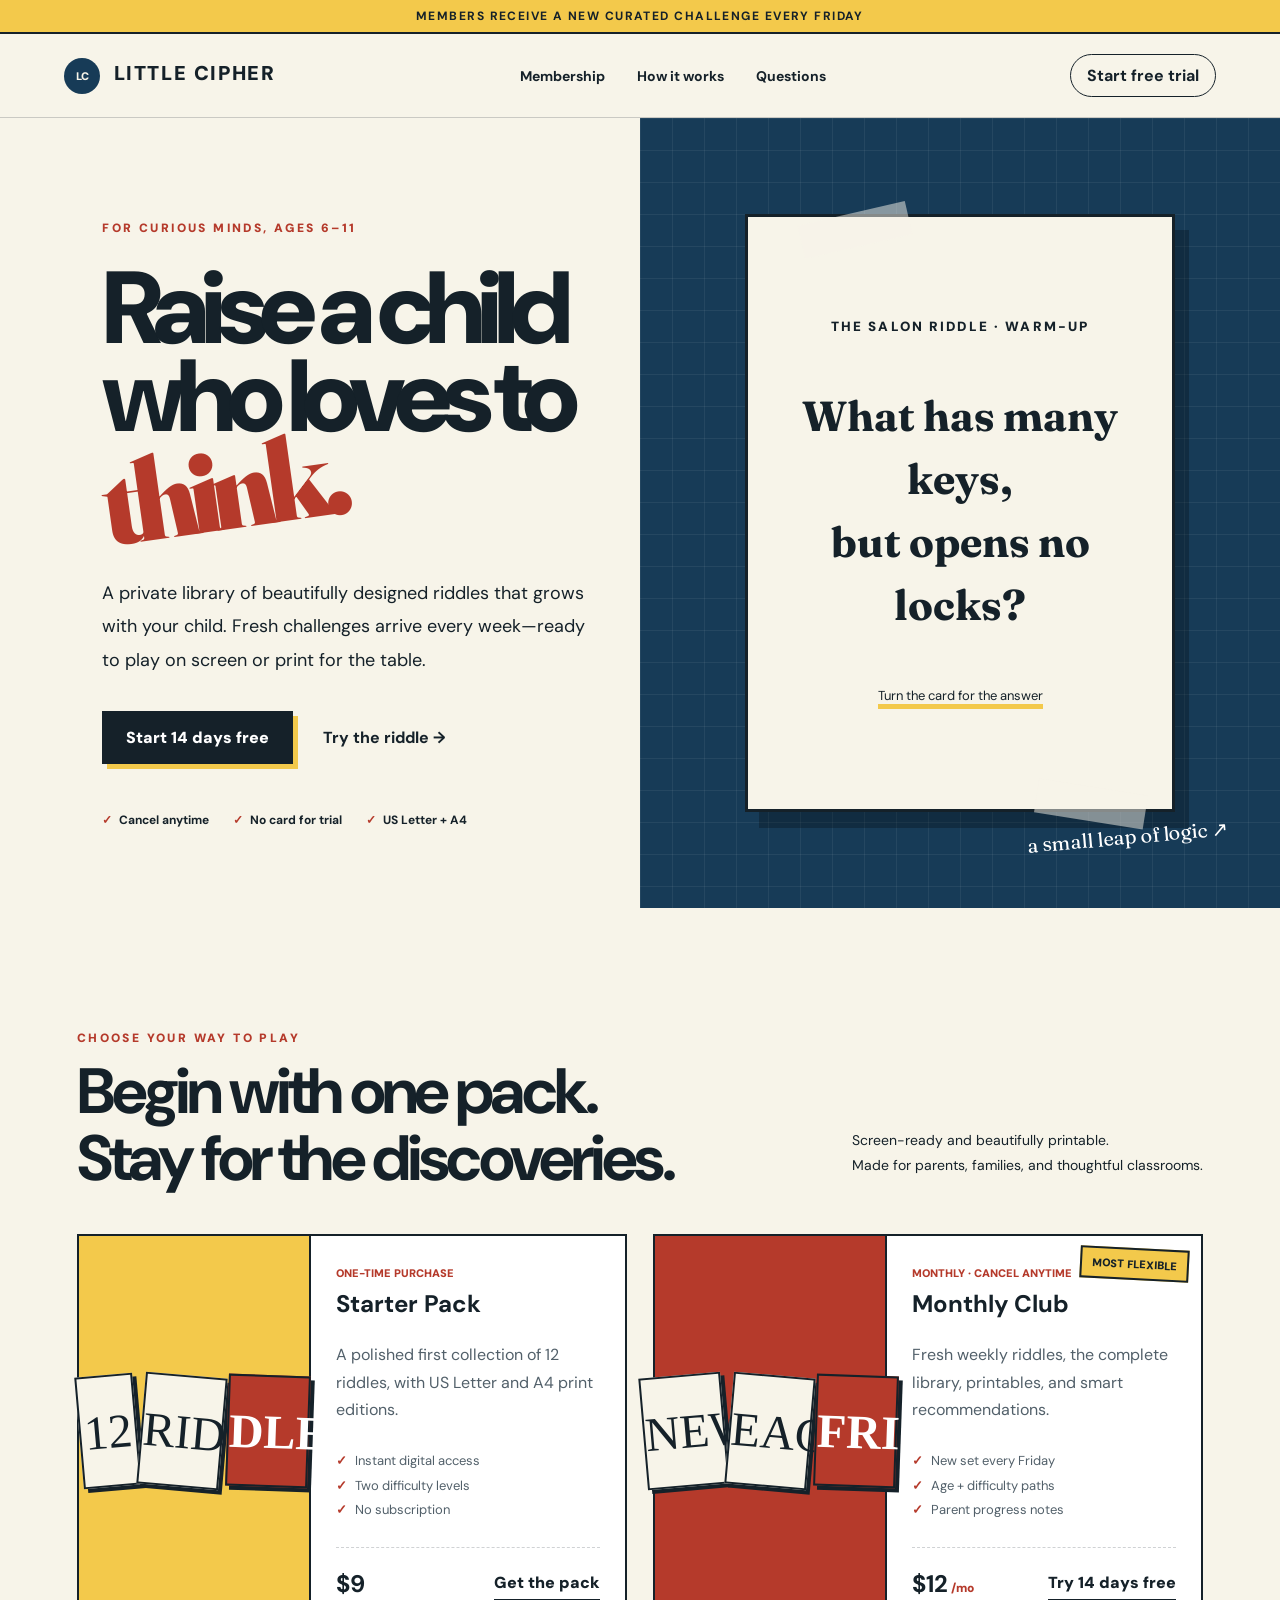
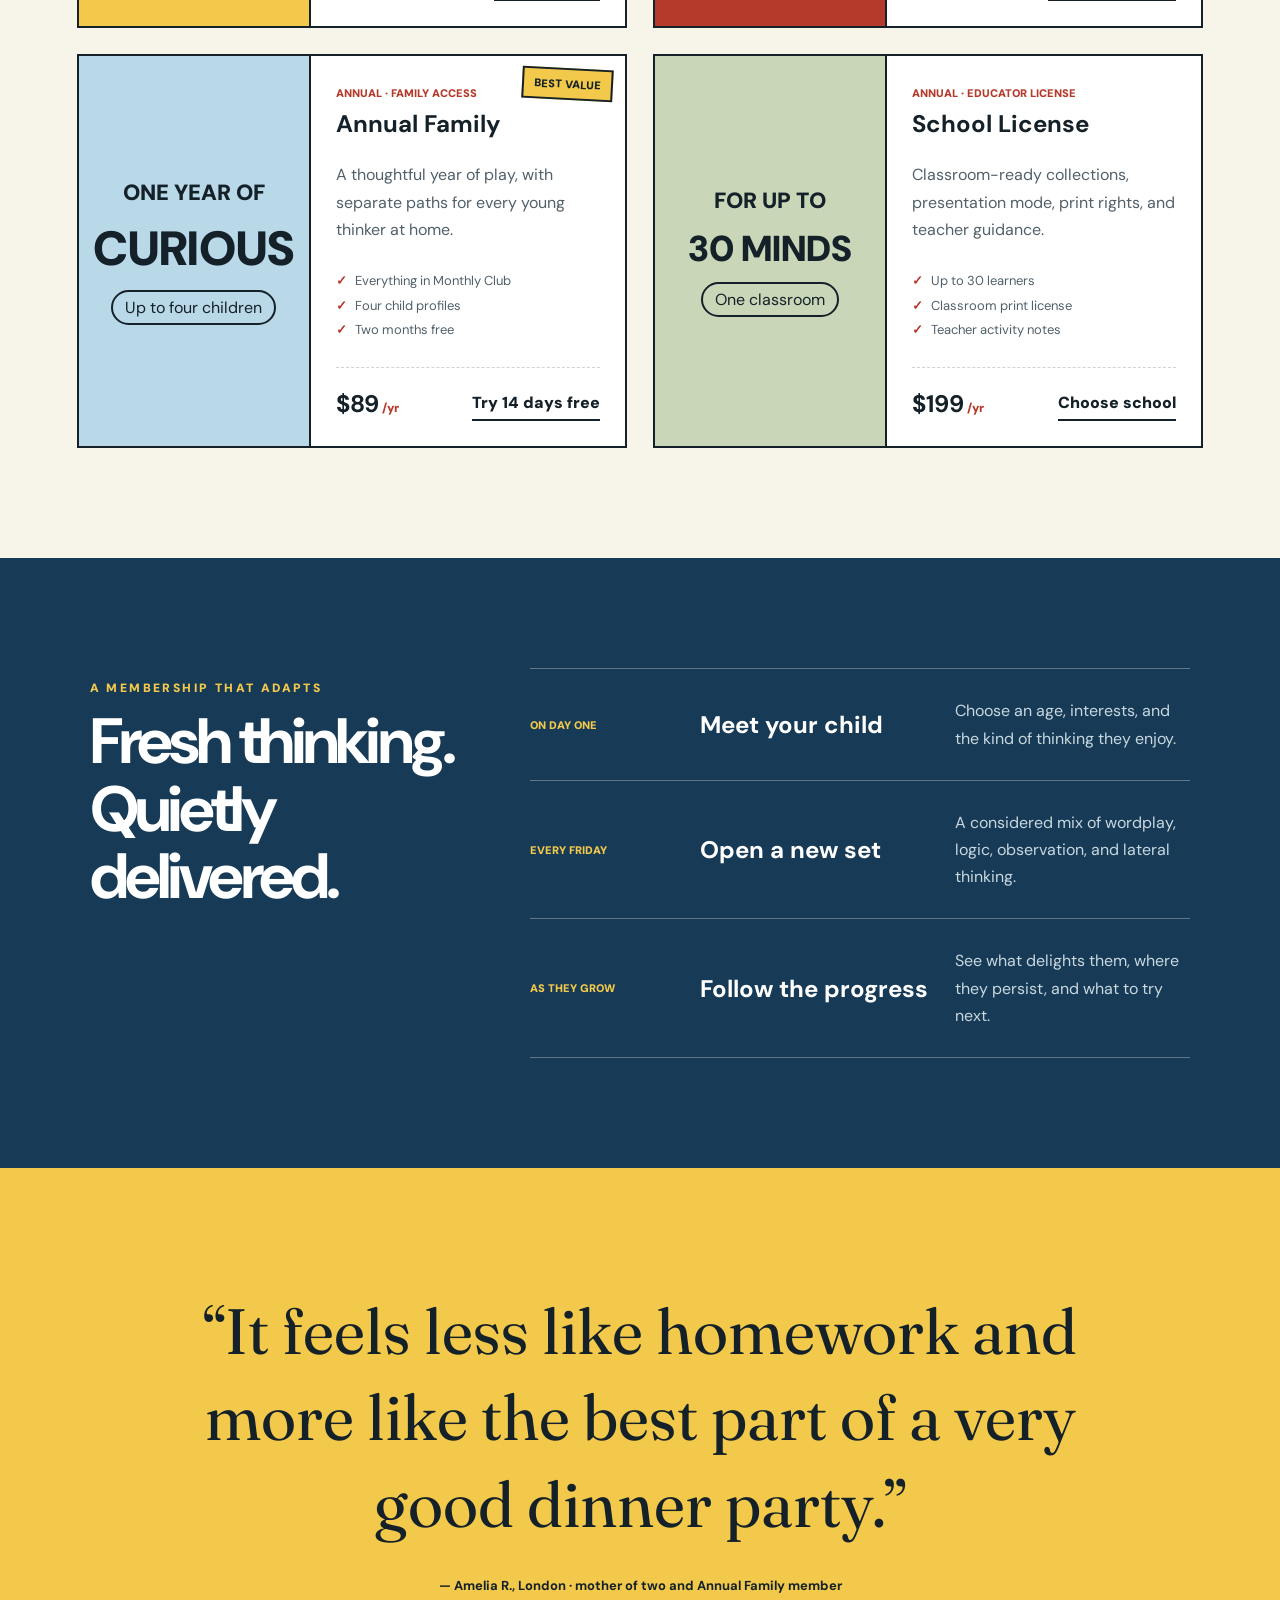
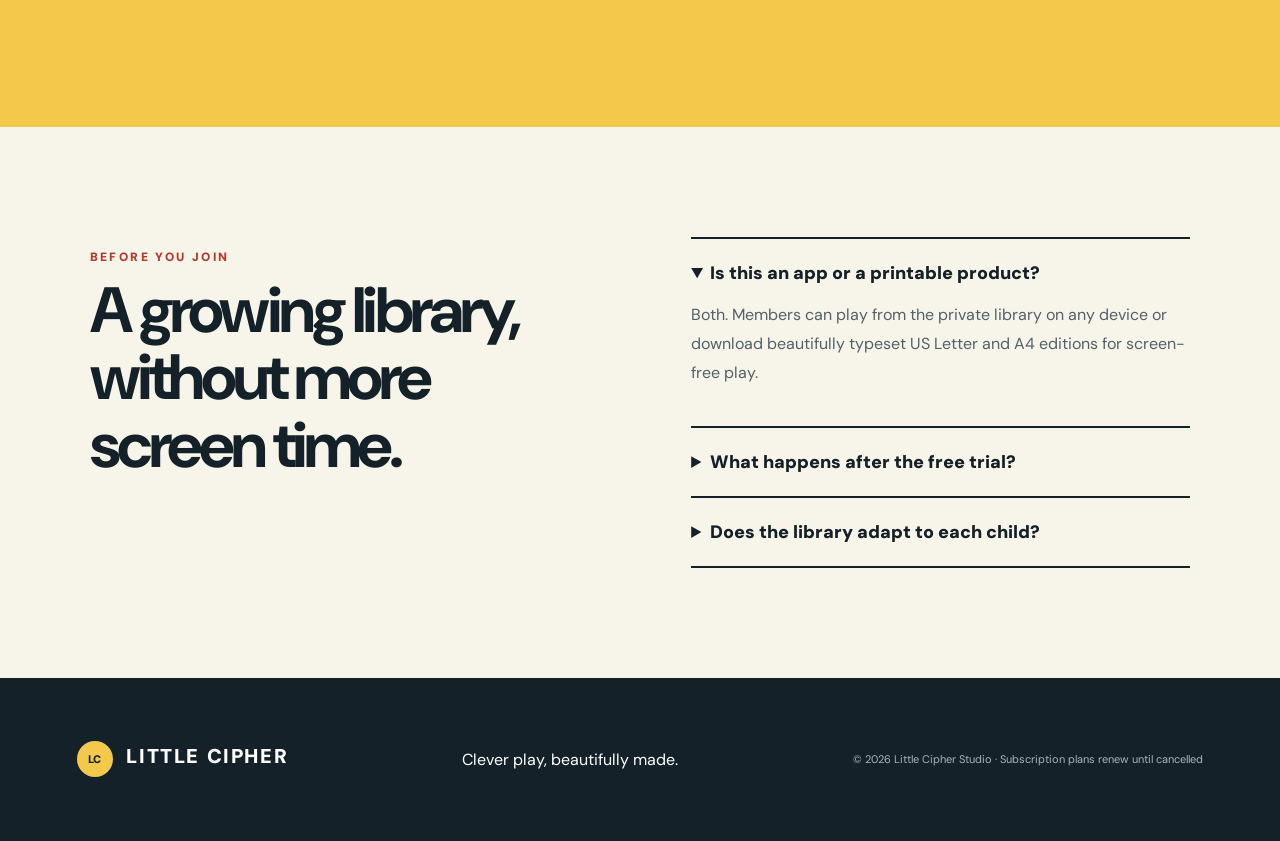
<file: index.html>
<!doctype html>
<html lang="en">
<head>
  <meta charset="UTF-8">
  <meta name="viewport" content="width=device-width, initial-scale=1.0">
  <meta name="description" content="Little Cipher creates beautifully designed printable riddles and logic games for curious children ages 6–11.">
  <title>Little Cipher — Clever play, beautifully made</title>
  <link rel="preconnect" href="https://fonts.googleapis.com">
  <link rel="preconnect" href="https://fonts.gstatic.com" crossorigin>
  <link href="https://fonts.googleapis.com/css2?family=DM+Sans:wght@400;500;700&family=Fraunces:opsz,wght@9..144,600;9..144,800&display=swap" rel="stylesheet">
  <link rel="stylesheet" href="styles.css">
</head>
<body>
  <div class="announcement">MEMBERS RECEIVE A NEW CURATED CHALLENGE EVERY FRIDAY</div>
  <header class="site-header">
    <a class="brand" href="#top" aria-label="LC Little Cipher home"><span>LC</span> LITTLE CIPHER</a>
    <nav aria-label="Main navigation">
      <a href="#products">Membership</a><a href="#how">How it works</a><a href="#faq">Questions</a>
    </nav>
    <button class="cart-button start-trial" data-plan="Monthly Club" data-due="$0 today" type="button">Start free trial</button>
  </header>

  <main id="top">
    <section class="hero">
      <div class="hero-copy">
        <p class="eyebrow">For curious minds, ages 6–11</p>
        <h1>Raise a child<br>who loves to <em>think.</em></h1>
        <p class="lead">A private library of beautifully designed riddles that grows with your child. Fresh challenges arrive every week—ready to play on screen or print for the table.</p>
        <div class="hero-actions">
          <button class="button primary start-trial" data-plan="Monthly Club" data-due="$0 today" type="button">Start 14 days free</button>
          <button class="text-button" id="flipHint" type="button">Try the riddle →</button>
        </div>
        <ul class="trust"><li>Cancel anytime</li><li>No card for trial</li><li>US Letter + A4</li></ul>
      </div>
      <div class="riddle-stage" aria-label="Interactive riddle card">
        <span class="tape tape-one"></span><span class="tape tape-two"></span>
        <button class="riddle-card" id="riddleCard" type="button" aria-pressed="false">
          <span class="card-face card-front">
            <small>THE SALON RIDDLE · WARM-UP</small>
            <strong>What has many keys,<br>but opens no locks?</strong>
            <span class="pencil-line">Turn the card for the answer</span>
          </span>
          <span class="card-face card-back"><small>THE ANSWER</small><strong>PIANO</strong><span>Keys for music, not for doors.</span></span>
        </button>
        <p class="scribble">a small leap of logic ↗</p>
      </div>
    </section>

    <section class="products" id="products">
      <div class="section-heading"><div><p class="eyebrow">Choose your way to play</p><h2>Begin with one pack.<br>Stay for the discoveries.</h2></div><p>Screen-ready and beautifully printable.<br>Made for parents, families, and thoughtful classrooms.</p></div>
      <div class="product-grid">
        <article class="product-card yellow">
          <div class="product-art"><span>12</span><span>RID</span><b>DLES</b></div>
          <div class="product-info"><div><small>ONE-TIME PURCHASE</small><h3>Starter Pack</h3></div><p>A polished first collection of 12 riddles, with US Letter and A4 print editions.</p><ul class="plan-features"><li>Instant digital access</li><li>Two difficulty levels</li><li>No subscription</li></ul><footer><strong>$9</strong><button class="start-trial" data-plan="Starter Pack" data-due="$9 once">Get the pack</button></footer></div>
        </article>
        <article class="product-card red bestseller">
          <span class="badge">MOST FLEXIBLE</span>
          <div class="product-art"><span>NEW</span><span>EACH</span><b>FRI</b></div>
          <div class="product-info"><div><small>MONTHLY · CANCEL ANYTIME</small><h3>Monthly Club</h3></div><p>Fresh weekly riddles, the complete library, printables, and smart recommendations.</p><ul class="plan-features"><li>New set every Friday</li><li>Age + difficulty paths</li><li>Parent progress notes</li></ul><footer><strong>$12<small>/mo</small></strong><button class="start-trial" data-plan="Monthly Club" data-due="$0 today">Try 14 days free</button></footer></div>
        </article>
        <article class="product-card blue">
          <span class="badge">BEST VALUE</span>
          <div class="product-art family"><span>ONE YEAR OF</span><b>CURIOUS</b><i>Up to four children</i></div>
          <div class="product-info"><div><small>ANNUAL · FAMILY ACCESS</small><h3>Annual Family</h3></div><p>A thoughtful year of play, with separate paths for every young thinker at home.</p><ul class="plan-features"><li>Everything in Monthly Club</li><li>Four child profiles</li><li>Two months free</li></ul><footer><strong>$89<small>/yr</small></strong><button class="start-trial" data-plan="Annual Family" data-due="$0 today">Try 14 days free</button></footer></div>
        </article>
        <article class="product-card school">
          <div class="product-art family"><span>FOR UP TO</span><b>30 MINDS</b><i>One classroom</i></div>
          <div class="product-info"><div><small>ANNUAL · EDUCATOR LICENSE</small><h3>School License</h3></div><p>Classroom-ready collections, presentation mode, print rights, and teacher guidance.</p><ul class="plan-features"><li>Up to 30 learners</li><li>Classroom print license</li><li>Teacher activity notes</li></ul><footer><strong>$199<small>/yr</small></strong><button class="start-trial" data-plan="School License" data-due="$199 per year">Choose school</button></footer></div>
        </article>
      </div>
    </section>

    <section class="how" id="how">
      <div class="how-title"><p class="eyebrow">A membership that adapts</p><h2>Fresh thinking.<br>Quietly delivered.</h2></div>
      <ol>
        <li><span>ON DAY ONE</span><h3>Meet your child</h3><p>Choose an age, interests, and the kind of thinking they enjoy.</p></li>
        <li><span>EVERY FRIDAY</span><h3>Open a new set</h3><p>A considered mix of wordplay, logic, observation, and lateral thinking.</p></li>
        <li><span>AS THEY GROW</span><h3>Follow the progress</h3><p>See what delights them, where they persist, and what to try next.</p></li>
      </ol>
    </section>

    <section class="quote"><blockquote>“It feels less like homework and more like the best part of a very good dinner party.”</blockquote><p>— Amelia R., London · mother of two and Annual Family member</p></section>

    <section class="faq" id="faq"><div><p class="eyebrow">Before you join</p><h2>A growing library,<br>without more screen time.</h2></div><div class="faq-list">
      <details open><summary>Is this an app or a printable product?</summary><p>Both. Members can play from the private library on any device or download beautifully typeset US Letter and A4 editions for screen-free play.</p></details>
      <details><summary>What happens after the free trial?</summary><p>Monthly Club renews at $12 per month and Annual Family at $89 per year after 14 days. We email you before the first charge, and you can cancel from your parent account at any time. Starter Pack and School License do not include a trial.</p></details>
      <details><summary>Does the library adapt to each child?</summary><p>Yes. Recommendations use age, interests, completed sets, and parent feedback. Family Salon keeps a separate path for each child.</p></details>
    </div></section>
  </main>

  <footer class="site-footer"><a class="brand" href="#top"><span>LC</span> LITTLE CIPHER</a><p>Clever play, beautifully made.</p><p>© 2026 Little Cipher Studio · Subscription plans renew until cancelled</p></footer>

  <div class="overlay" id="overlay"></div>
  <section class="checkout-modal" id="checkoutModal" aria-hidden="true" aria-labelledby="checkoutTitle" inert>
    <button class="modal-close" id="closeCheckout" aria-label="Close checkout">×</button>
    <div id="checkoutFormStep">
      <p class="eyebrow" id="checkoutEyebrow">Secure your place</p><h2 id="checkoutTitle">Create your parent account.</h2>
      <p class="checkout-note" id="checkoutNote">Choose a plan and open the first collection today.</p>
      <form id="checkoutForm">
        <label>Parent email<input type="email" id="orderEmail" placeholder="name@example.com" required></label>
        <fieldset><legend>Child's age</legend><label class="pay-choice"><input type="radio" name="age" checked> 6–8</label><label class="pay-choice"><input type="radio" name="age"> 9–11</label></fieldset>
        <div class="order-summary" id="orderSummary"><div><span>Selected plan</span><strong id="selectedPlan">Monthly Club</strong></div><div><span>Payment</span><strong id="selectedDue">$0 today</strong></div></div>
        <button class="button primary" id="checkoutSubmit" type="submit">Continue</button>
      </form>
    </div>
    <div class="checkout-success" id="checkoutSuccess" hidden>
      <div class="success-mark">✓</div><p class="eyebrow">WELCOME TO LITTLE CIPHER</p><h2>Your private library is open.</h2>
      <p>This prototype creates the trial experience locally. The production version will connect account creation, subscriptions, and the member library.</p>
      <a class="button primary" href="downloads/little-cipher-sampler.html" download>Open the first challenge</a>
      <button class="text-button" id="continueShopping" type="button">Return home</button>
    </div>
  </section>
  <div class="toast" id="toast" role="status"></div>
  <script src="store-config.js"></script>
  <script src="app.js"></script>
</body>
</html>
</file>
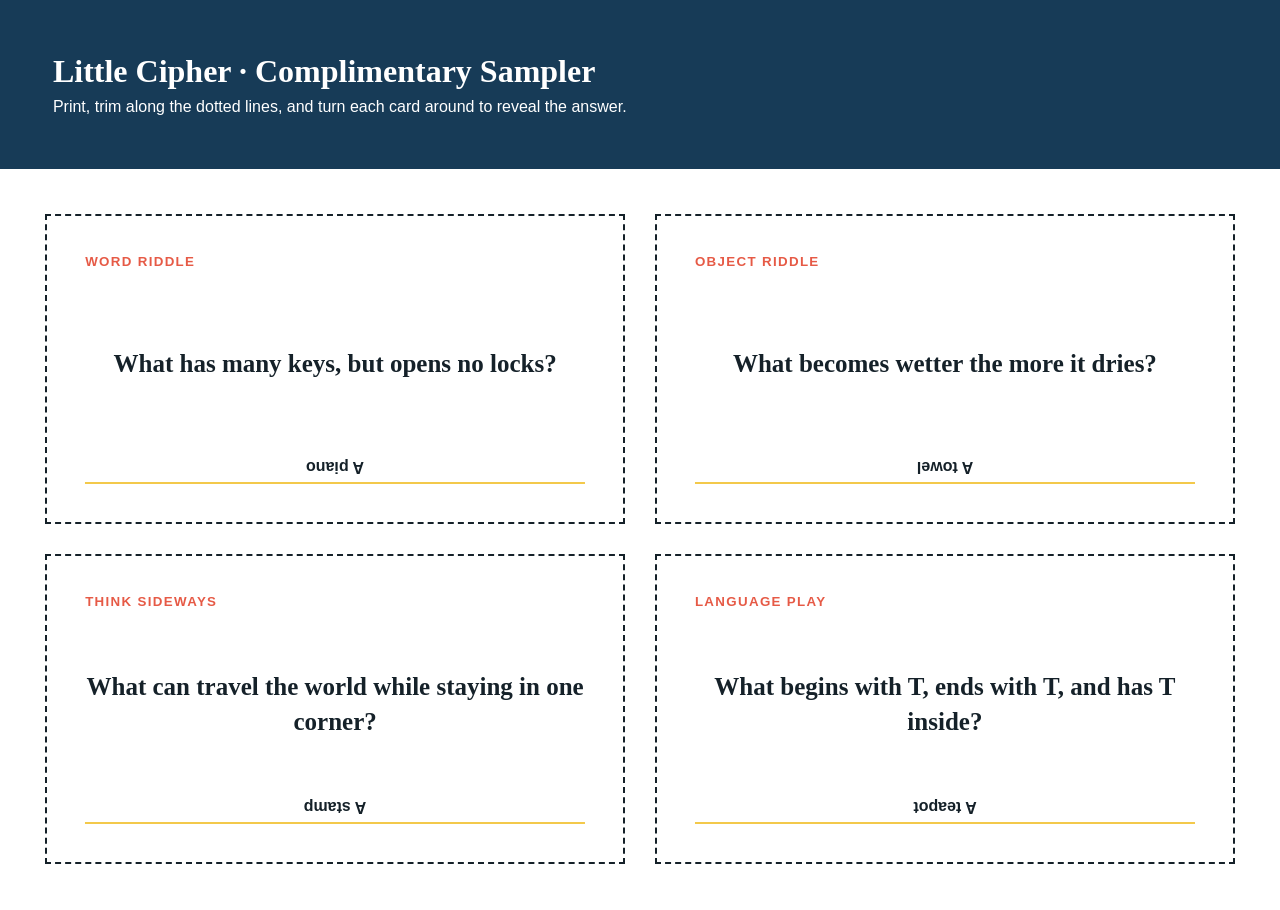
<file: downloads/little-cipher-sampler.html>
<!doctype html><html lang="en"><head><meta charset="UTF-8"><meta name="viewport" content="width=device-width"><title>Little Cipher — Riddle Sampler</title><style>*{box-sizing:border-box}body{margin:0;font-family:Arial,sans-serif;color:#152129}.intro{padding:14mm;background:#173b57;color:white}.intro h1{font-family:Georgia,serif;font-size:32px;margin:0 0 8px}.intro p{margin:0}.sheet{display:grid;grid-template-columns:1fr 1fr;gap:8mm;padding:12mm}.card{height:82mm;border:2px dashed #152129;padding:10mm;display:flex;flex-direction:column;justify-content:space-between;page-break-inside:avoid}.card small{font-weight:bold;color:#e65a46;letter-spacing:.1em}.card h2{font-family:Georgia,serif;font-size:25px;line-height:1.4;text-align:center}.answer{transform:rotate(180deg);border-top:2px solid #f3c94b;padding-top:6px;text-align:center;font-weight:bold}@media print{.intro{print-color-adjust:exact;-webkit-print-color-adjust:exact}.sheet{padding:8mm}.card{height:78mm}}</style></head><body><header class="intro"><h1>Little Cipher · Complimentary Sampler</h1><p>Print, trim along the dotted lines, and turn each card around to reveal the answer.</p></header><main class="sheet"><article class="card"><small>WORD RIDDLE</small><h2>What has many keys, but opens no locks?</h2><div class="answer">A piano</div></article><article class="card"><small>OBJECT RIDDLE</small><h2>What becomes wetter the more it dries?</h2><div class="answer">A towel</div></article><article class="card"><small>THINK SIDEWAYS</small><h2>What can travel the world while staying in one corner?</h2><div class="answer">A stamp</div></article><article class="card"><small>LANGUAGE PLAY</small><h2>What begins with T, ends with T, and has T inside?</h2><div class="answer">A teapot</div></article></main><script>window.addEventListener('load',()=>setTimeout(()=>window.print(),350))</script></body></html>
</file>
<file: styles.css>
:root{--blue:#173b57;--paper:#f7f4e9;--yellow:#f3c94b;--red:#b53a2b;--ink:#152129;--sky:#b9d8e8;--white:#fff;--line:rgba(21,33,41,.2);--shadow:8px 8px 0 var(--ink)}
*{box-sizing:border-box}html{scroll-behavior:smooth}body{margin:0;background:var(--paper);color:var(--ink);font-family:"Noto Sans SC",sans-serif}button,a{font:inherit}button{color:inherit}a{color:inherit;text-decoration:none}:focus-visible{outline:3px solid var(--red);outline-offset:4px}.announcement{background:var(--yellow);border-bottom:2px solid var(--ink);padding:8px;text-align:center;font-size:12px;font-weight:700;letter-spacing:.12em}.site-header{height:84px;display:flex;align-items:center;justify-content:space-between;padding:0 5vw;border-bottom:1px solid var(--line);position:relative;z-index:5}.brand{font-size:20px;font-weight:900;letter-spacing:.08em}.brand span{display:inline-grid;place-items:center;width:36px;height:36px;margin-right:7px;color:var(--paper);background:var(--blue);border-radius:50%}.site-header nav{display:flex;gap:32px;font-size:14px;font-weight:700}.site-header nav a:hover{color:var(--red)}.cart-button{border:1.5px solid var(--ink);background:transparent;border-radius:30px;padding:10px 16px;cursor:pointer}.cart-button b{display:inline-grid;place-items:center;background:var(--red);color:white;width:22px;height:22px;border-radius:50%;margin-left:6px}.hero{min-height:690px;display:grid;grid-template-columns:1fr 1fr;overflow:hidden}.hero-copy{padding:90px 4vw 80px 8vw}.eyebrow{color:var(--red);font-size:12px;font-weight:900;letter-spacing:.2em;text-transform:uppercase}.hero h1{font-size:clamp(64px,8vw,126px);letter-spacing:-.09em;line-height:.86;margin:28px 0 38px;font-weight:900}.hero h1 em{font-family:"Ma Shan Zheng",cursive;color:var(--red);font-size:1.12em;font-style:normal;display:inline-block;transform:rotate(-8deg)}.lead{max-width:540px;font-size:18px;line-height:1.85}.hero-actions{display:flex;align-items:center;gap:24px;margin-top:34px}.button{border:2px solid var(--ink);padding:14px 22px;font-weight:900;cursor:pointer}.primary{background:var(--ink);color:white;box-shadow:5px 5px 0 var(--yellow);transition:.2s}.primary:hover{transform:translate(3px,3px);box-shadow:2px 2px 0 var(--yellow)}.text-button{border:0;background:transparent;font-weight:700;cursor:pointer}.trust{display:flex;gap:24px;padding:0;margin:48px 0 0;list-style:none;font-size:12px;font-weight:700}.trust li:before{content:"✓";color:var(--red);margin-right:7px}.riddle-stage{background:var(--blue);position:relative;display:grid;place-items:center;perspective:1200px;background-image:linear-gradient(rgba(255,255,255,.06) 1px,transparent 1px),linear-gradient(90deg,rgba(255,255,255,.06) 1px,transparent 1px);background-size:32px 32px}.riddle-card{width:min(68%,430px);aspect-ratio:.72;border:0;background:transparent;position:relative;transform-style:preserve-3d;transition:transform .65s cubic-bezier(.2,.8,.2,1);cursor:pointer}.riddle-card.flipped{transform:rotateY(180deg)}.card-face{position:absolute;inset:0;backface-visibility:hidden;display:flex;flex-direction:column;align-items:center;justify-content:center;padding:45px;background:var(--paper);border:3px solid var(--ink);box-shadow:14px 16px 0 rgba(0,0,0,.25);text-align:center}.card-face small{font-weight:900;letter-spacing:.16em}.card-front strong{font-family:"Ma Shan Zheng",cursive;font-size:42px;line-height:1.5;margin:50px 0}.pencil-line{font-size:13px;border-bottom:5px solid var(--yellow)}.card-back{transform:rotateY(180deg);background:var(--yellow)}.card-back strong{font-family:"Ma Shan Zheng";font-size:150px;line-height:1;margin:35px}.card-back span{font-weight:700}.tape{position:absolute;width:110px;height:34px;background:rgba(247,244,233,.5);z-index:2}.tape-one{top:12%;left:25%;transform:rotate(-13deg)}.tape-two{bottom:11%;right:21%;transform:rotate(9deg)}.scribble{position:absolute;color:white;font-family:"Ma Shan Zheng";font-size:20px;bottom:5%;right:8%;transform:rotate(-5deg)}.products{padding:110px 6vw}.section-heading{display:flex;justify-content:space-between;align-items:end;margin-bottom:42px}.section-heading h2,.how h2,.faq h2{font-size:clamp(42px,5vw,72px);line-height:1.05;margin:10px 0 0;letter-spacing:-.06em}.section-heading>p{line-height:1.8;font-size:14px}.product-grid{display:grid;grid-template-columns:repeat(3,1fr);gap:26px}.product-card{border:2px solid var(--ink);position:relative;background:white;transition:.25s}.product-card:hover{transform:translateY(-8px);box-shadow:var(--shadow)}.product-art{height:310px;background:var(--yellow);display:flex;align-items:center;justify-content:center;gap:4px;border-bottom:2px solid var(--ink)}.product-art span,.product-art b{display:grid;place-items:center;width:82px;height:112px;background:var(--paper);border:2px solid var(--ink);font-family:"Ma Shan Zheng";font-size:48px;transform:rotate(-5deg);box-shadow:4px 4px 0 var(--ink)}.product-art span:nth-child(2){transform:rotate(5deg)}.product-art b{background:var(--red);color:white;transform:rotate(2deg)}.red .product-art{background:var(--red)}.blue .product-art{background:var(--sky)}.product-art.family{flex-direction:column;gap:10px}.product-art.family span,.product-art.family b{width:auto;height:auto;border:0;box-shadow:none;background:none;color:var(--ink);font-family:"Noto Sans SC";font-weight:900;transform:none;font-size:22px}.product-art.family b{font-size:48px}.product-art.family i{font-style:normal;border:2px solid var(--ink);padding:5px 12px;border-radius:20px}.product-info{padding:25px}.product-info small{font-size:11px;font-weight:900;color:var(--red)}.product-info h3{font-size:24px;margin:6px 0}.product-info p{min-height:52px;color:#52606a;line-height:1.7}.product-info footer{display:flex;justify-content:space-between;align-items:center;border-top:1px dashed var(--line);padding-top:18px}.product-info footer strong{font-size:24px}.add-cart{background:transparent;border:0;border-bottom:2px solid var(--ink);font-weight:900;padding:6px 0;cursor:pointer}.badge{position:absolute;z-index:2;right:12px;top:12px;background:var(--yellow);border:2px solid var(--ink);padding:7px 10px;font-size:11px;font-weight:900;transform:rotate(3deg)}.how{display:grid;grid-template-columns:.8fr 1.2fr;background:var(--blue);color:white;padding:110px 7vw}.how .eyebrow{color:var(--yellow)}.how ol{margin:0;padding:0;list-style:none}.how li{display:grid;grid-template-columns:150px 1fr 1fr;gap:20px;align-items:center;border-top:1px solid rgba(255,255,255,.3);padding:28px 0}.how li:last-child{border-bottom:1px solid rgba(255,255,255,.3)}.how li span{color:var(--yellow);font-size:11px;font-weight:900}.how li h3{font-size:24px;margin:0}.how li p{margin:0;line-height:1.7;color:#c9d7df}.quote{padding:120px 12vw;text-align:center;background:var(--yellow)}.quote blockquote{font-family:"Ma Shan Zheng";font-size:clamp(34px,5vw,66px);line-height:1.35;margin:0 auto 30px;max-width:1000px}.quote p{font-size:13px;font-weight:700}.faq{display:grid;grid-template-columns:1fr 1fr;gap:8vw;padding:110px 7vw}.faq-list details{border-top:2px solid var(--ink);padding:22px 0}.faq-list details:last-child{border-bottom:2px solid var(--ink)}.faq-list summary{font-size:18px;font-weight:900;cursor:pointer}.faq-list p{line-height:1.8;color:#52606a}.site-footer{background:var(--ink);color:white;padding:55px 6vw;display:grid;grid-template-columns:1fr 1fr 1fr;align-items:center;gap:30px}.site-footer .brand span{background:var(--yellow);color:var(--ink)}.site-footer p:last-child{text-align:right;font-size:11px;color:#aab4ba}.cart-drawer{position:fixed;z-index:20;right:0;top:0;height:100%;width:min(430px,100%);background:var(--paper);padding:28px;transform:translateX(105%);transition:.35s;display:flex;flex-direction:column}.cart-drawer.open{transform:none}.cart-head{display:flex;justify-content:space-between;align-items:center;border-bottom:2px solid var(--ink)}.cart-head h2{font-size:32px}.cart-head button{border:0;background:transparent;font-size:36px;cursor:pointer}.cart-items{flex:1;padding:22px 0}.empty{color:#68747b;line-height:1.7}.cart-item{display:flex;justify-content:space-between;border-bottom:1px dashed var(--line);padding:16px 0}.cart-bottom>div{display:flex;justify-content:space-between;font-size:20px;margin-bottom:20px}.cart-bottom .button{width:100%}.overlay{position:fixed;z-index:19;inset:0;background:rgba(21,33,41,.6);opacity:0;pointer-events:none;transition:.3s}.overlay.open{opacity:1;pointer-events:auto}.toast{position:fixed;z-index:30;bottom:28px;left:50%;transform:translate(-50%,30px);opacity:0;background:var(--ink);color:white;padding:13px 20px;font-weight:700;transition:.3s}.toast.show{opacity:1;transform:translate(-50%,0)}
.cart-item button{border:0;background:transparent;cursor:pointer;font-size:18px}.checkout-modal{position:fixed;z-index:25;left:50%;top:50%;width:min(620px,calc(100% - 32px));max-height:calc(100vh - 32px);overflow:auto;background:var(--paper);border:3px solid var(--ink);box-shadow:14px 14px 0 var(--yellow);padding:44px;transform:translate(-50%,-45%) scale(.96);opacity:0;pointer-events:none;transition:.3s}.checkout-modal.open{opacity:1;pointer-events:auto;transform:translate(-50%,-50%) scale(1)}.modal-close{position:absolute;right:18px;top:12px;border:0;background:transparent;font-size:36px;cursor:pointer}.checkout-modal h2{font-size:38px;line-height:1.15;margin:10px 0}.checkout-note{color:#66727a;border-left:4px solid var(--yellow);padding-left:12px}.checkout-modal form{display:grid;gap:24px;margin-top:28px}.checkout-modal form>label{font-size:13px;font-weight:900}.checkout-modal input[type=email]{display:block;width:100%;margin-top:9px;border:2px solid var(--ink);background:white;padding:14px;font:inherit}.checkout-modal fieldset{border:0;padding:0;margin:0}.checkout-modal legend{font-size:13px;font-weight:900;margin-bottom:10px}.pay-choice{display:inline-block;border:2px solid var(--ink);background:white;padding:12px 18px;margin-right:8px;cursor:pointer}.order-summary{background:#e8e4d8;padding:16px;display:grid;gap:8px}.order-summary div{display:flex;justify-content:space-between}.order-summary div:last-child{font-weight:900;border-top:1px dashed var(--ink);padding-top:8px}.checkout-success{text-align:center;padding:34px 10px}.checkout-success p:not(.eyebrow){line-height:1.8}.checkout-success .button{display:inline-block;margin:20px 0}.checkout-success .text-button{display:block;margin:16px auto}.success-mark{display:grid;place-items:center;margin:auto;width:78px;height:78px;border:3px solid var(--ink);border-radius:50%;background:var(--yellow);font-size:42px;font-weight:900;box-shadow:5px 5px 0 var(--ink)}
@media(max-width:850px){.site-header nav{display:none}.hero{grid-template-columns:1fr}.hero-copy{padding:65px 7vw}.riddle-stage{min-height:650px}.product-grid{grid-template-columns:1fr}.product-art{height:250px}.section-heading{align-items:start;gap:20px}.how,.faq{grid-template-columns:1fr;gap:60px}.site-footer{grid-template-columns:1fr}.site-footer p:last-child{text-align:left}.how li{grid-template-columns:120px 1fr}.how li p{grid-column:2}}@media(max-width:520px){.announcement{letter-spacing:.04em}.site-header{height:70px;padding:0 4vw}.brand{font-size:16px}.brand span{width:31px;height:31px}.cart-button{font-size:12px;padding:8px 10px}.hero h1{font-size:62px}.hero-actions{align-items:flex-start;flex-direction:column}.trust{flex-wrap:wrap;gap:10px 18px}.riddle-stage{min-height:540px}.riddle-card{width:78%}.card-front strong{font-size:34px}.card-back strong{font-size:110px}.products,.how,.faq{padding:80px 6vw}.section-heading{display:block}.section-heading>p{margin-top:24px}.how li{grid-template-columns:1fr}.how li p{grid-column:auto}.quote{padding:85px 7vw}.checkout-modal{padding:34px 22px}.checkout-modal h2{font-size:30px}.pay-choice{padding:10px}}
@media(prefers-reduced-motion:reduce){*{scroll-behavior:auto!important;transition:none!important}}
body{font-family:"DM Sans",sans-serif}.hero h1 em,.card-front strong,.card-back strong,.scribble,.quote blockquote{font-family:"Fraunces",serif}.card-back strong{font-size:clamp(54px,7vw,92px);letter-spacing:-.06em}.product-art.family span,.product-art.family b{font-family:"DM Sans",sans-serif}.brand span{font-size:11px;letter-spacing:0}
.product-info footer .start-trial{background:transparent;border:0;border-bottom:2px solid var(--ink);font-weight:900;padding:6px 0;cursor:pointer}.product-info footer strong small{font-size:12px;margin-left:3px}.cart-button.start-trial{font-weight:700}
.product-grid{grid-template-columns:repeat(2,minmax(0,1fr));max-width:1180px;margin:0 auto}.product-card{display:grid;grid-template-columns:minmax(220px,.85fr) 1.15fr}.product-art{height:auto;min-height:390px;border-bottom:0;border-right:2px solid var(--ink)}.product-info{display:flex;flex-direction:column}.product-info>p{min-height:0}.product-info footer{margin-top:auto}.plan-features{list-style:none;margin:10px 0 24px;padding:0;color:#52606a;font-size:13px;line-height:1.9}.plan-features li:before{content:"✓";color:var(--red);font-weight:900;margin-right:8px}.school .product-art{background:#c9d7b8}.school .product-art b{font-size:36px}.product-info footer .start-trial{text-align:right}.product-card:hover{transform:translateY(-5px)}
@media(max-width:1050px){.product-card{grid-template-columns:1fr}.product-art{height:250px;min-height:0;border-right:0;border-bottom:2px solid var(--ink)}}
@media(max-width:850px){.product-grid{grid-template-columns:1fr}.product-card{grid-template-columns:minmax(180px,.8fr) 1.2fr}.product-art{height:auto;min-height:320px;border-bottom:0;border-right:2px solid var(--ink)}}
@media(max-width:620px){.product-card{grid-template-columns:1fr}.product-art{height:230px;min-height:0;border-right:0;border-bottom:2px solid var(--ink)}}
</file>
